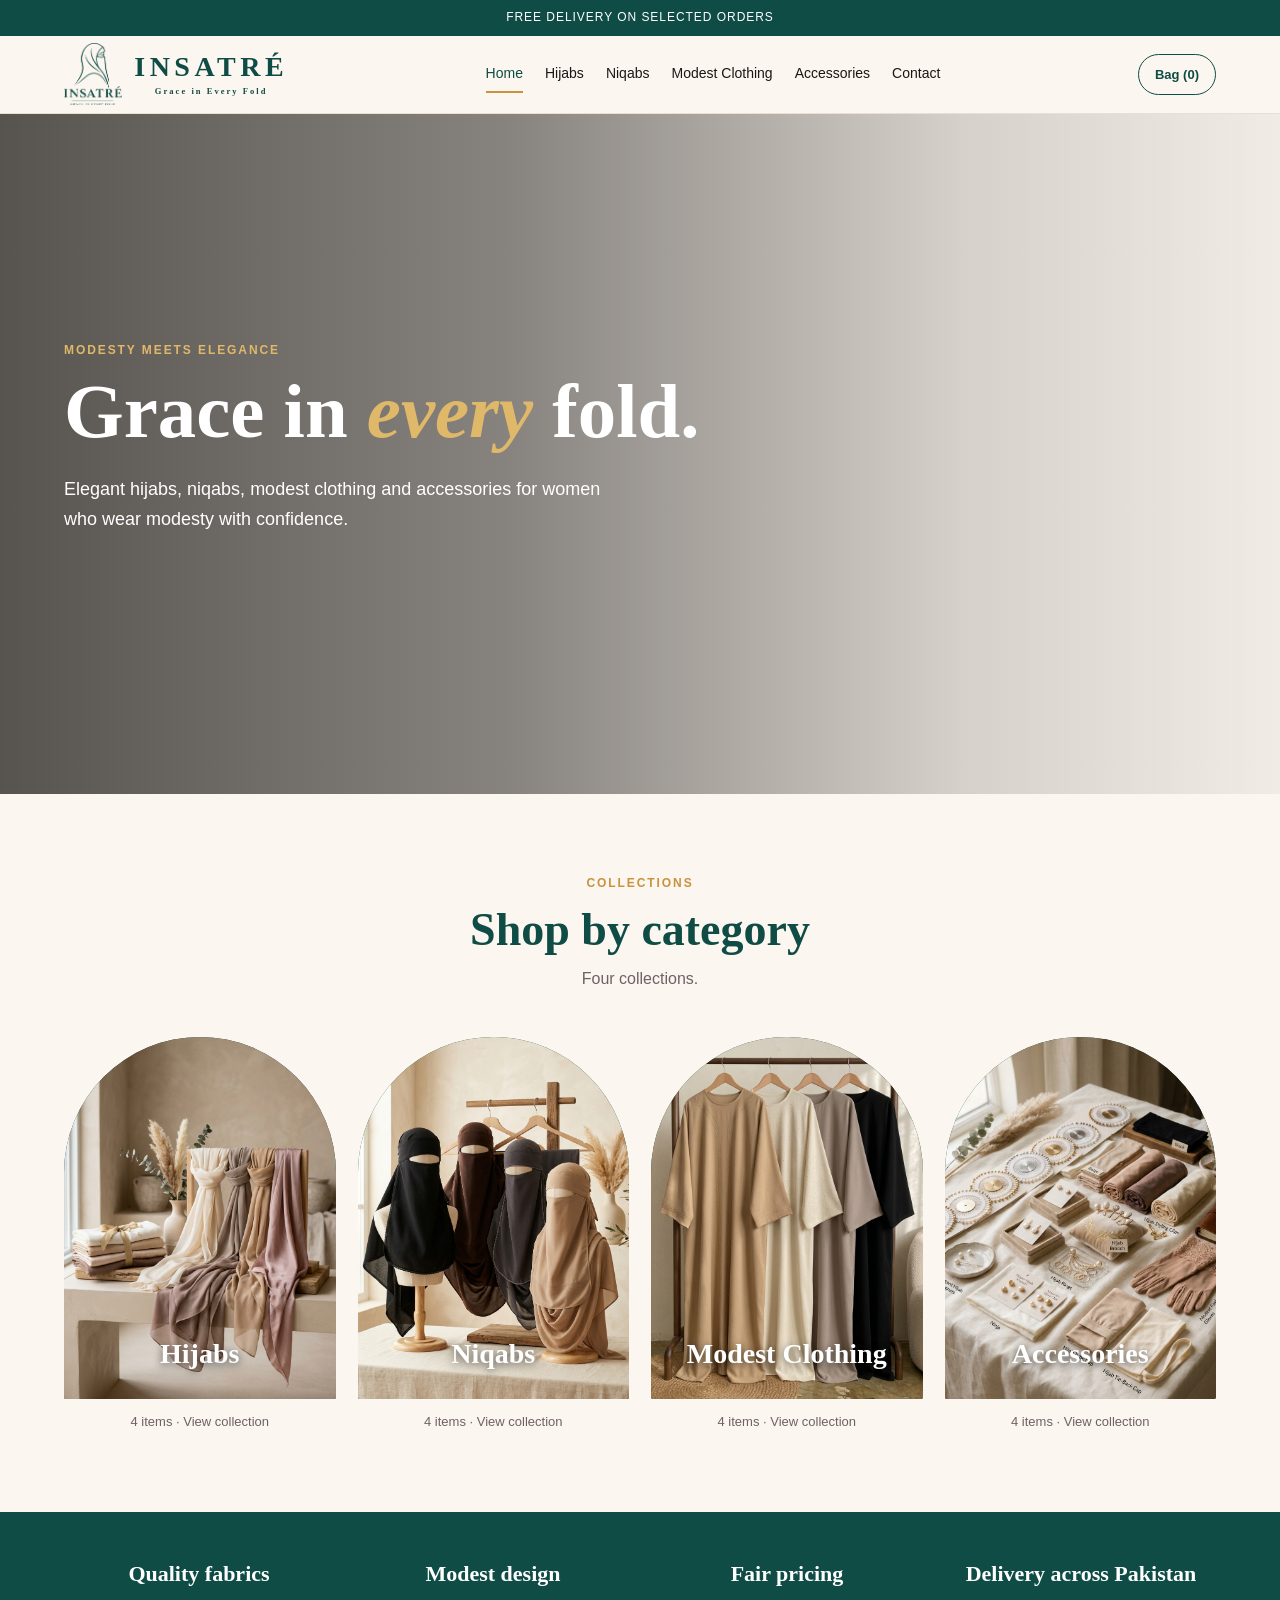
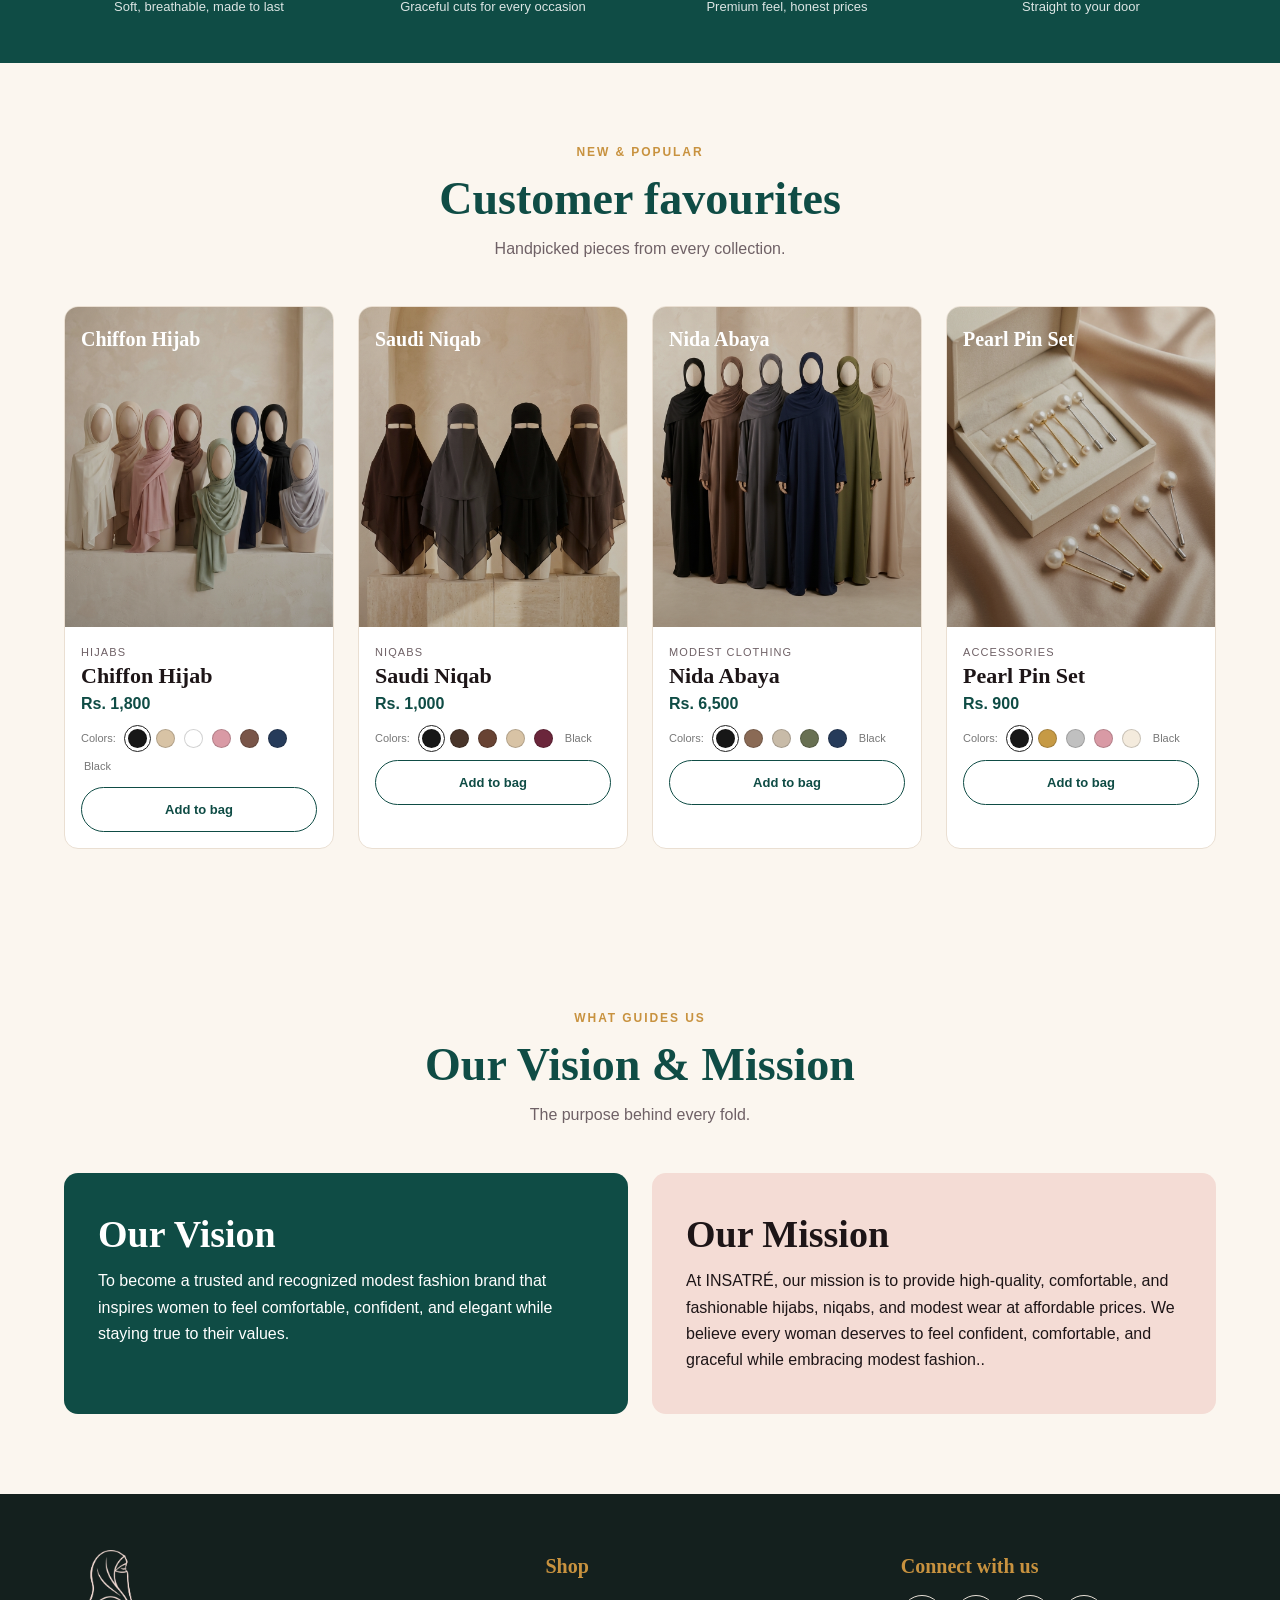
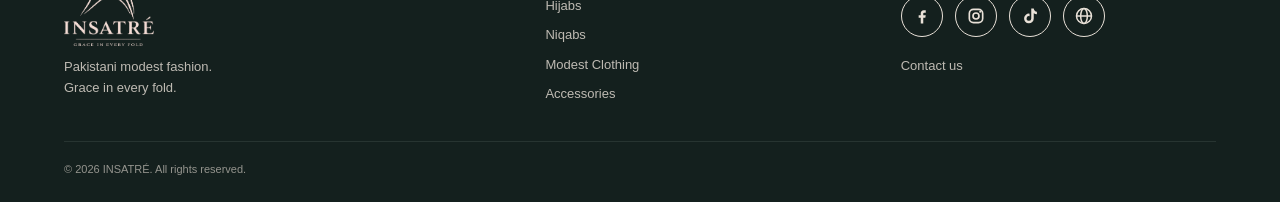
<file: index.html>
<!DOCTYPE html>
<html lang="en">
<head>
<meta charset="UTF-8">
<meta name="viewport" content="width=device-width, initial-scale=1, viewport-fit=cover">

<title>INSATRÉ | Grace in Every Fold</title>

<meta name="description" content="INSATRÉ - Pakistani modest fashion: hijabs, niqabs, modest clothing and accessories.">

<link rel="stylesheet" href="style.css">
</head>

<body>

<main>

<section class="hero">

    <video class="hero-video" autoplay muted loop playsinline>
        <source src="hero video.mp4" type="video/mp4">
    </video>

    <div class="hero-overlay"></div>

    <div class="wrap">
        <div class="hero-content">

            <span class="gold">Modesty meets elegance</span>

            <h1>Grace in <em>every</em> fold.</h1>

            <p class="lead">
                Elegant hijabs, niqabs, modest clothing and accessories for women who wear modesty with confidence.
            </p>

        </div>
    </div>

</section>

<section class="wrap">

    <div class="sec-h">
        <span class="gold">Collections</span>
        <h2>Shop by category</h2>
        <p>Four collections.</p>
    </div>

    <div class="tiles">

        <a class="tile" href="hijabs.html">
            <div class="arch category-image">
                <img src="hc1.jfif" alt="Hijabs">
                <div class="image-label">Hijabs</div>
            </div>
            <small>4 items · View collection</small>
        </a>

        <a class="tile" href="niqabs.html">
            <div class="arch category-image">
                <img src="nc1.jfif" alt="Niqabs">
                <div class="image-label">Niqabs</div>
            </div>
            <small>4 items · View collection</small>
        </a>

        <a class="tile" href="modest-clothing.html">
            <div class="arch category-image">
                <img src="bc1.jfif" alt="Modest Clothing">
                <div class="image-label">Modest Clothing</div>
            </div>
            <small>4 items · View collection</small>
        </a>

        <a class="tile" href="accessories.html">
            <div class="arch category-image">
                <img src="ac1.jfif" alt="Modest Accessories">
                <div class="image-label">Accessories</div>
            </div>
            <small>4 items · View collection</small>
        </a>

    </div>

</section>

<section class="band">

    <div class="wrap">
        <div>
            <b>Quality fabrics</b>
            <span>Soft, breathable, made to last</span>
        </div>

        <div>
            <b>Modest design</b>
            <span>Graceful cuts for every occasion</span>
        </div>

        <div>
            <b>Fair pricing</b>
            <span>Premium feel, honest prices</span>
        </div>

        <div>
            <b>Delivery across Pakistan</b>
            <span>Straight to your door</span>
        </div>
    </div>

</section>

<section class="wrap">

    <div class="sec-h">
        <span class="gold">New &amp; popular</span>
        <h2>Customer favourites</h2>
        <p>Handpicked pieces from every collection.</p>
    </div>

    <div class="pgrid" id="pg" data-featured></div>

</section>

<section class="wrap" id="vision">

    <div class="sec-h">
        <span class="gold">What guides us</span>
        <h2>Our Vision &amp; Mission</h2>
        <p>The purpose behind every fold.</p>
    </div>

    <div class="vm">

        <div class="box">
            <h2>Our Vision</h2>

            <p>
                To become a trusted and recognized modest fashion brand that inspires women to feel comfortable, confident, and elegant while staying true to their values.
            </p>

        </div>

        <div class="box">
            <h2>Our Mission</h2>

            <p>


At INSATRÉ, our mission is to provide high-quality, comfortable, and fashionable hijabs, niqabs, and modest wear at affordable prices. We believe every woman deserves to feel confident, comfortable, and graceful while embracing modest fashion..
            </p>

        </div>

    </div>

</section>

</main>

<script src="script.js"></script>

</body>
</html>
</file>
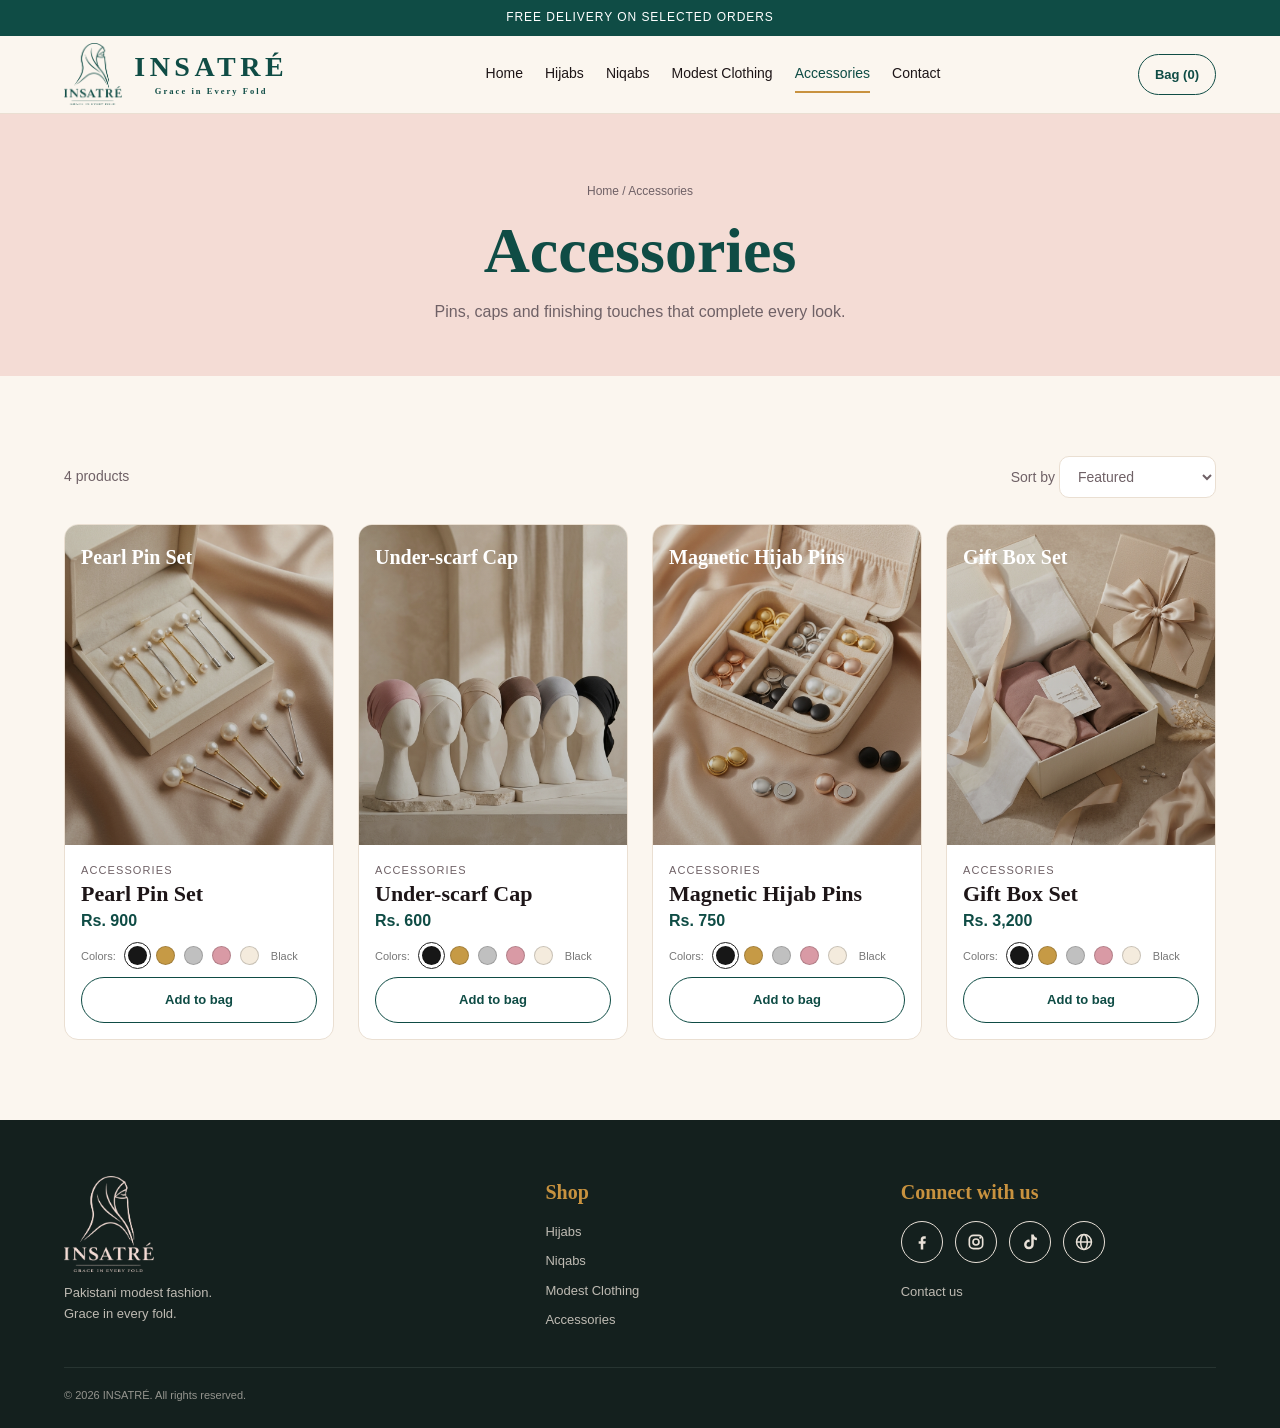
<file: accessories.html>
<!DOCTYPE html>
<html lang="en">
<head>
<meta charset="UTF-8">
<meta name="viewport" content="width=device-width, initial-scale=1, viewport-fit=cover">

<title>Accessories | INSATRÉ</title>

<meta name="description" content="INSATRÉ - Pakistani modest fashion: hijabs, niqabs, modest clothing and accessories.">

<!-- Local stylesheet only -->
<link rel="stylesheet" href="style.css">

</head>

<body>

<main>

    <!-- Page Header -->
    <section class="phead">
        <div class="wrap">

            <p class="crumb">
                <a href="index.html">Home</a> / Accessories
            </p>

            <h1>Accessories</h1>

            <p>
                Pins, caps and finishing touches that complete every look.
            </p>

        </div>
    </section>


    <!-- Products Section -->
    <section class="wrap">

        <div class="tools">

            <span>4 products</span>

            <label>
                Sort by

                <select id="sort">
                    <option value="0">Featured</option>
                    <option value="1">Price: low to high</option>
                    <option value="2">Price: high to low</option>
                </select>

            </label>

        </div>

        <div class="pgrid" id="pg" data-cat="accessories"></div>

    </section>

</main>


<!-- Local JavaScript only -->
<script src="script.js"></script>

</body>
</html>
</file>
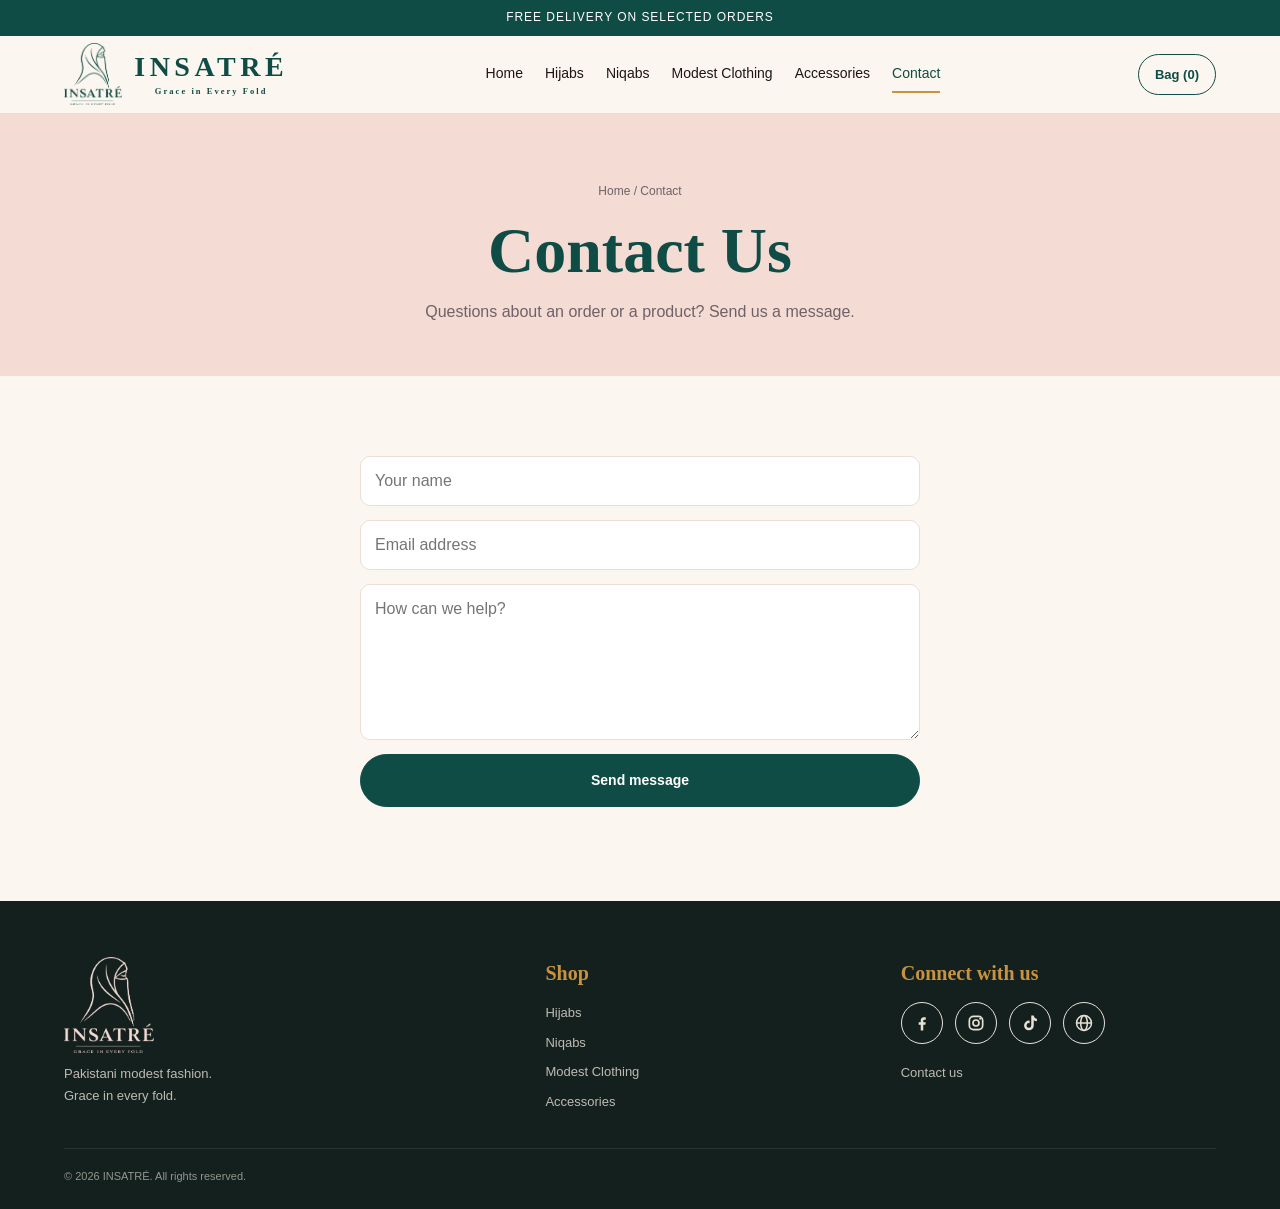
<file: contact.html>
<!DOCTYPE html>
<html lang="en">
<head>
<meta charset="UTF-8">
<meta name="viewport" content="width=device-width, initial-scale=1, viewport-fit=cover">
<title>Contact | INSATRÉ</title>
<meta name="description" content="INSATRÉ - Pakistani modest fashion: hijabs, niqabs, modest clothing and accessories.">
<link rel="preconnect" href="https://fonts.googleapis.com">
<link rel="preconnect" href="https://fonts.gstatic.com" crossorigin>
<link href="https://fonts.googleapis.com/css2?family=DM+Sans:wght@400;500;700&family=Cormorant+Garamond:wght@500;600;700&display=swap" rel="stylesheet">
<link rel="stylesheet" href="style.css">
</head>
<body>
<main>
<section class="phead"><div class="wrap"><p class="crumb"><a href="index.html">Home</a> / Contact</p><h1>Contact Us</h1><p>Questions about an order or a product? Send us a message.</p></div></section>
<section class="wrap"><div class="form"><input id="cn" placeholder="Your name" aria-label="Name"><input id="ce" type="email" placeholder="Email address" aria-label="Email"><textarea id="cm" rows="5" placeholder="How can we help?" aria-label="Message"></textarea><button class="btn" id="send">Send message</button></div><p class="msg" id="cmsg"></p></section>
</main>
<script src="script.js"></script>
</body>
</html>
</file>
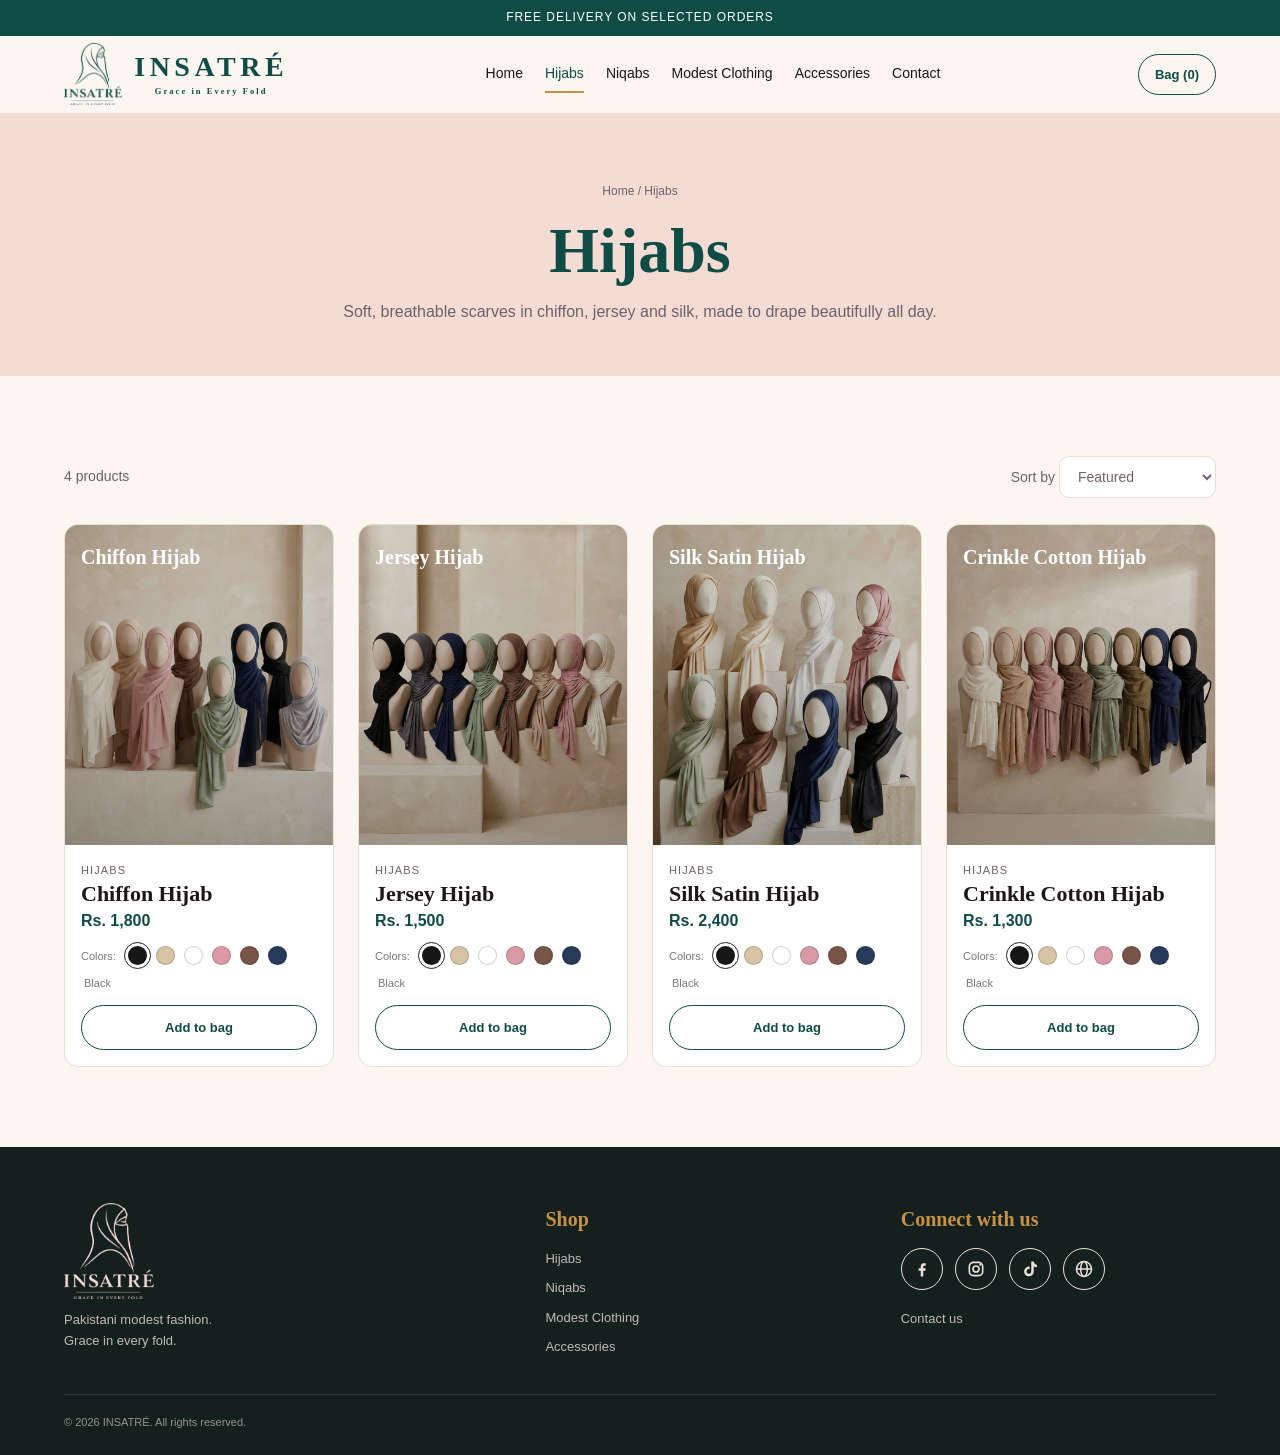
<file: hijabs.html>
<!DOCTYPE html>
<html lang="en">
<head>
<meta charset="UTF-8">
<meta name="viewport" content="width=device-width, initial-scale=1, viewport-fit=cover">

<title>Hijabs | INSATRÉ</title>

<meta name="description" content="INSATRÉ - Pakistani modest fashion: hijabs, niqabs, modest clothing and accessories.">

<!-- Local stylesheet only -->
<link rel="stylesheet" href="style.css">

</head>

<body>

<main>

    <!-- Page Header -->
    <section class="phead">
        <div class="wrap">

            <p class="crumb">
                <a href="index.html">Home</a> / Hijabs
            </p>

            <h1>Hijabs</h1>

            <p>
                Soft, breathable scarves in chiffon, jersey and silk, made to drape beautifully all day.
            </p>

        </div>
    </section>


    <!-- Products Section -->
    <section class="wrap">

        <div class="tools">

            <span>4 products</span>

            <label>
                Sort by

                <select id="sort">
                    <option value="0">Featured</option>
                    <option value="1">Price: low to high</option>
                    <option value="2">Price: high to low</option>
                </select>
            </label>

        </div>

        <div class="pgrid" id="pg" data-cat="hijabs"></div>

    </section>

</main>


<!-- Local JavaScript only -->
<script src="script.js"></script>

</body>
</html>
</file>
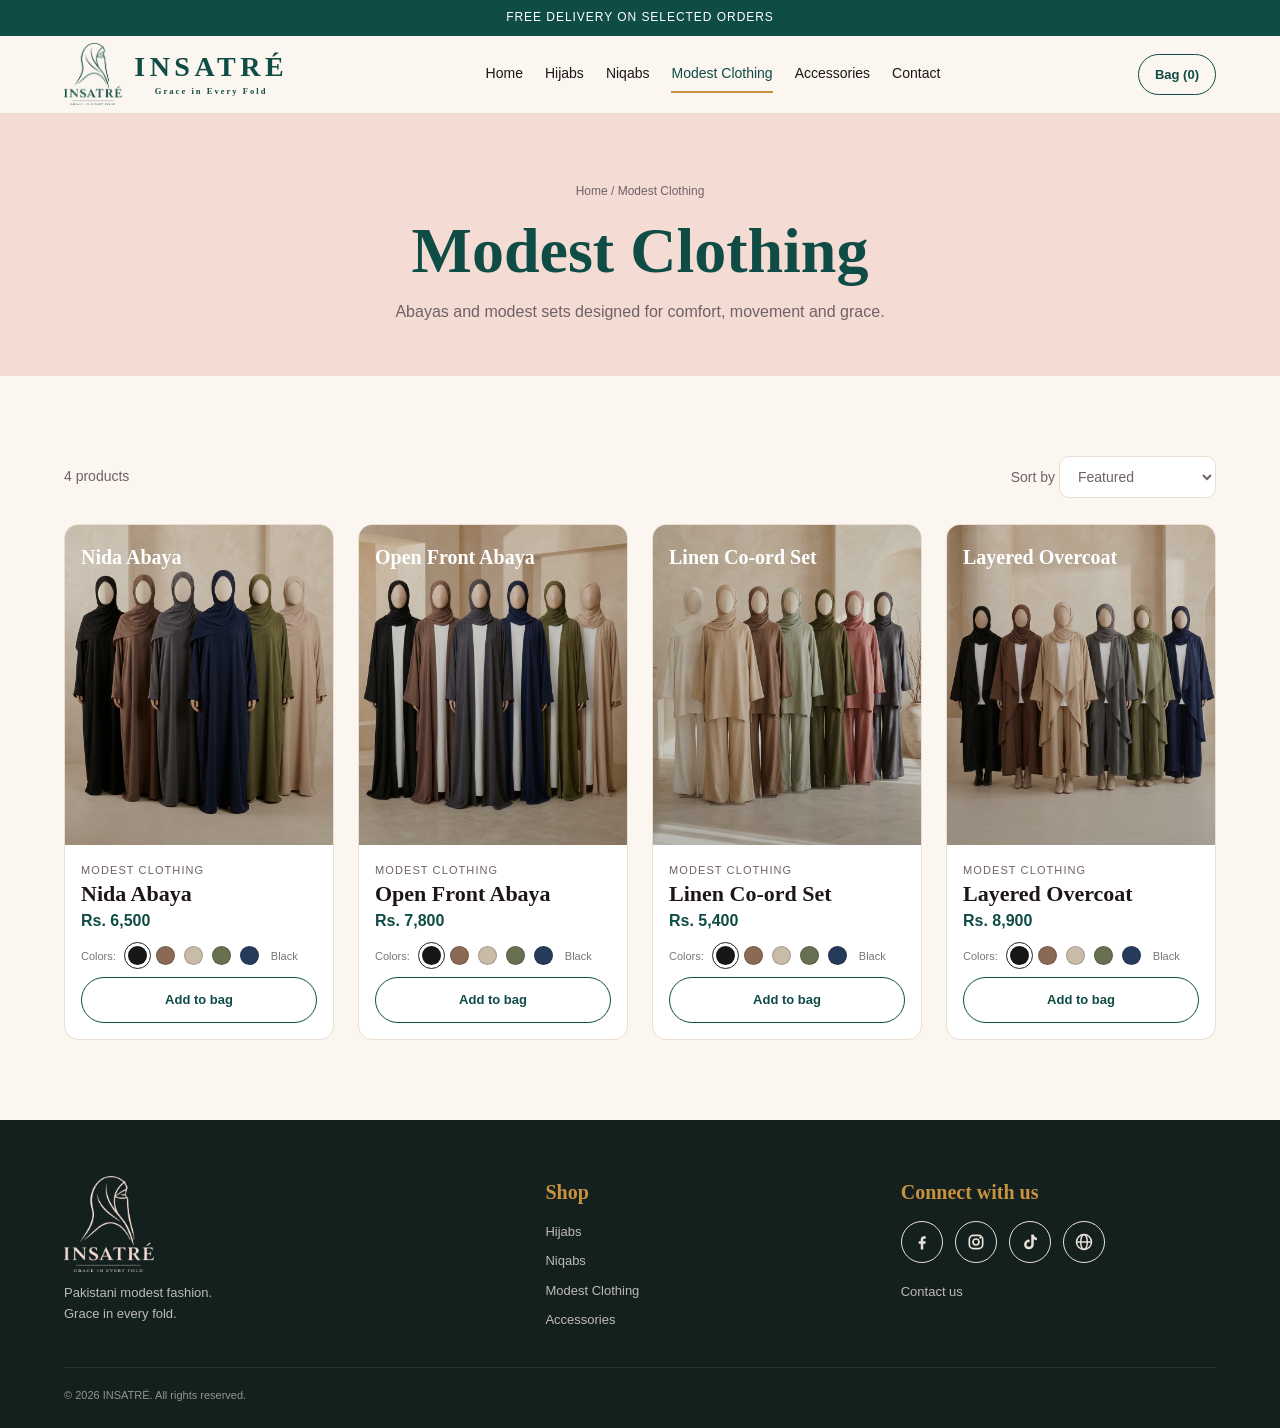
<file: modest-clothing.html>
<!DOCTYPE html>
<html lang="en">
<head>
<meta charset="UTF-8">
<meta name="viewport" content="width=device-width, initial-scale=1, viewport-fit=cover">
<title>Modest Clothing | INSATRÉ</title>
<meta name="description" content="INSATRÉ - Pakistani modest fashion: hijabs, niqabs, modest clothing and accessories.">
<link rel="preconnect" href="https://fonts.googleapis.com">
<link rel="preconnect" href="https://fonts.gstatic.com" crossorigin>
<link href="https://fonts.googleapis.com/css2?family=DM+Sans:wght@400;500;700&family=Cormorant+Garamond:wght@500;600;700&display=swap" rel="stylesheet">
<link rel="stylesheet" href="style.css">
</head>
<body>
<main>
<section class="phead"><div class="wrap"><p class="crumb"><a href="index.html">Home</a> / Modest Clothing</p><h1>Modest Clothing</h1><p>Abayas and modest sets designed for comfort, movement and grace.</p></div></section>
<section class="wrap"><div class="tools"><span>4 products</span><label>Sort by <select id="sort"><option value="0">Featured</option><option value="1">Price: low to high</option><option value="2">Price: high to low</option></select></label></div><div class="pgrid" id="pg" data-cat="modest-clothing"></div></section>
</main>
<script src="script.js"></script>
</body>
</html>
</file>
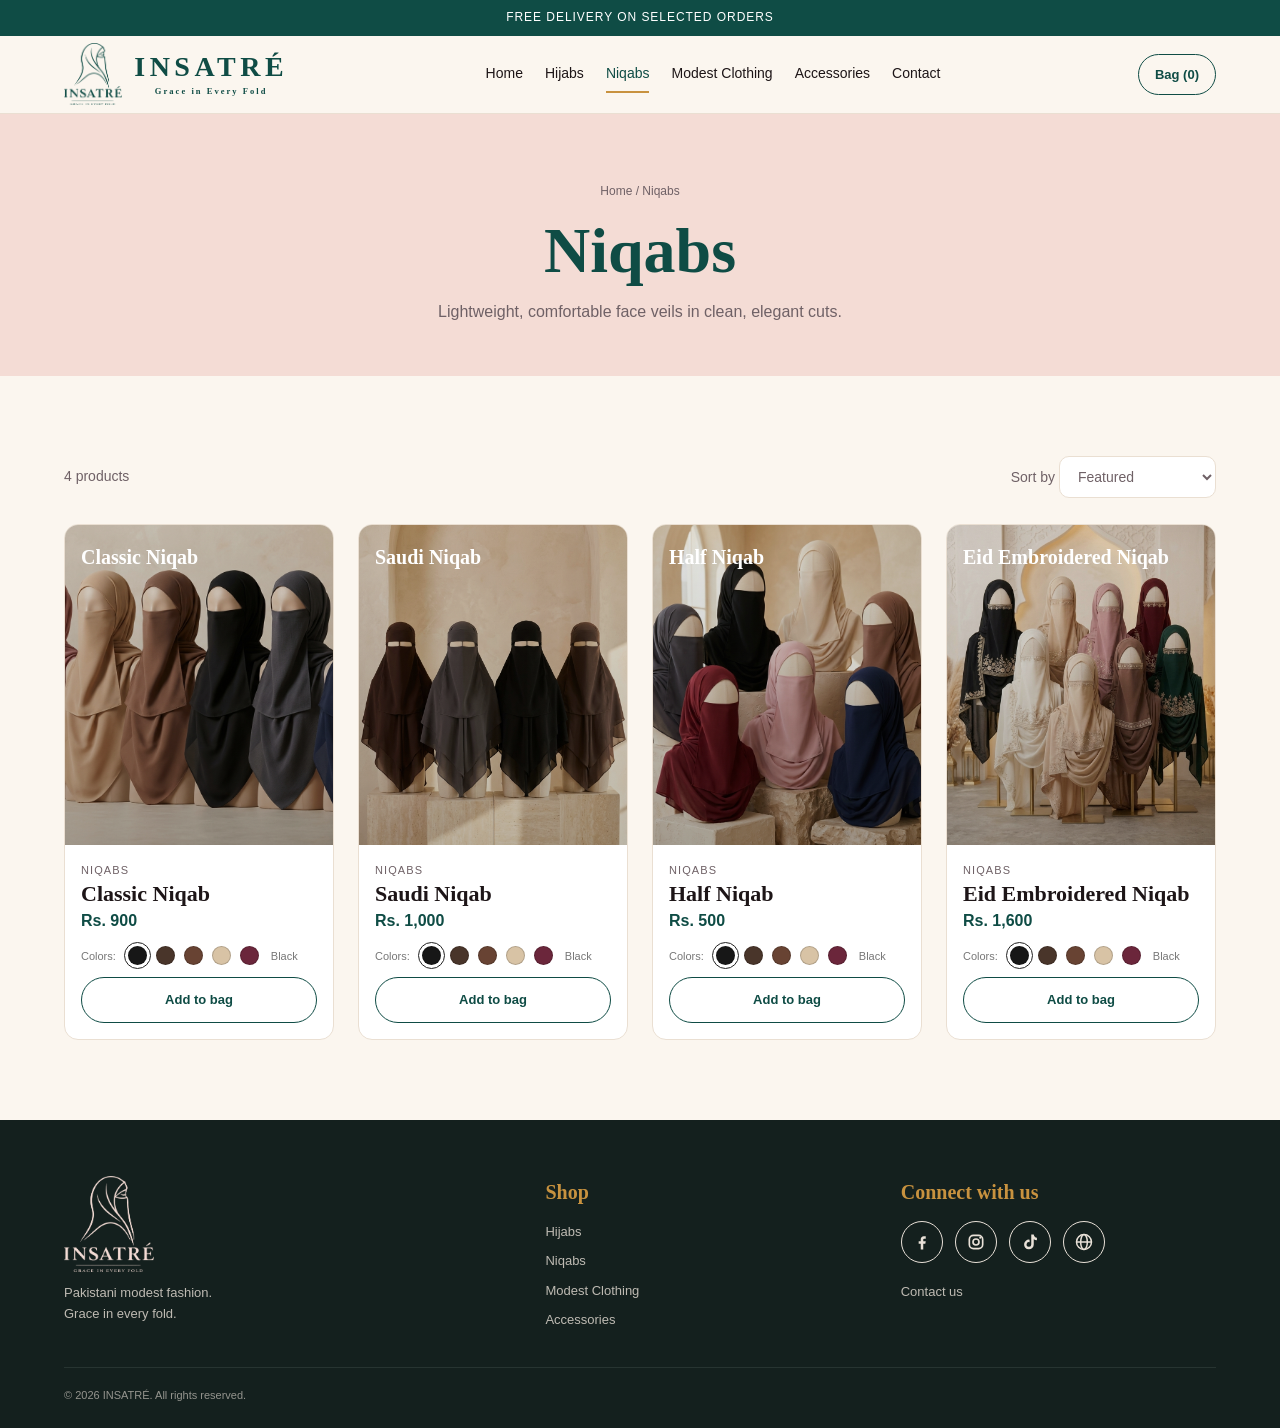
<file: niqabs.html>
<!DOCTYPE html>
<html lang="en">
<head>
<meta charset="UTF-8">
<meta name="viewport" content="width=device-width, initial-scale=1, viewport-fit=cover">

<title>Niqabs | INSATRÉ</title>

<meta name="description" content="INSATRÉ - Pakistani modest fashion: hijabs, niqabs, modest clothing and accessories.">

<!-- Local stylesheet only -->
<link rel="stylesheet" href="style.css">

</head>

<body>

<main>

    <!-- Page Header -->
    <section class="phead">
        <div class="wrap">

            <p class="crumb">
                <a href="index.html">Home</a> / Niqabs
            </p>

            <h1>Niqabs</h1>

            <p>
                Lightweight, comfortable face veils in clean, elegant cuts.
            </p>

        </div>
    </section>


    <!-- Products Section -->
    <section class="wrap">

        <div class="tools">

            <span>4 products</span>

            <label>
                Sort by

                <select id="sort">
                    <option value="0">Featured</option>
                    <option value="1">Price: low to high</option>
                    <option value="2">Price: high to low</option>
                </select>
            </label>

        </div>

        <div class="pgrid" id="pg" data-cat="niqabs"></div>

    </section>

</main>


<script src="script.js"></script>

</body>
</html>
</file>
<file: style.css>
/* ---------- 1. COLOURS & SETTINGS ----------
   Change a colour here and it changes on every page. */
:root{
  --bg:#fbf6ef;        /* page background (warm ivory) */
  --surface:#fff;      /* cards and input boxes */
  --ink:#1d1517;       /* main text colour */
  --muted:#6f6166;     /* softer grey-brown text */
  --pri:#0f4c45;       /* main brand colour (emerald) */
  --pri-d:#0a3732;     /* darker emerald, used on button hover */
  --onpri:#fff;        /* text colour placed on emerald */
  --gold:#c8923f;      /* accent colour (gold) */
  --blush:#f4dcd5;     /* soft pink background sections */
  --line:#eadfd2;      /* thin border lines */
  color-scheme:light;  /* keeps the site in light mode only */

  /* YOUR LOGO: the long text below is the logo image turned into
     text. To change the logo, replace everything between
     "base64," and the closing bracket. */
  --logo:url([data-uri]);

  /* keeps content clear of the phone notch / home bar */
  box-sizing:border-box;
  padding-top:env(safe-area-inset-top,0px);
  padding-bottom:env(safe-area-inset-bottom,0px);
}


/* ---------- 2. RESET & BASE STYLES ---------- */
/* remove the browser's default spacing */
*{margin:0;padding:0;box-sizing:border-box}
/* smooth scrolling when clicking links like "Vision & Mission" */
html{scroll-behavior:smooth;scroll-padding-top:96px}
/* default font, colour and background for the whole site */
body{font-family:Arial,system-ui,sans-serif;background:var(--bg);color:var(--ink);line-height:1.65}
/* headings and product names use the elegant serif font */
h1,h2,h3,.pname{font-family:Georgia,serif;font-weight:600;line-height:1.15}
/* links look like normal text (no underline) */
a{color:inherit;text-decoration:none}
/* buttons and form fields use the site font; buttons show a hand cursor */
button,input,select,textarea{font:inherit;color:inherit}
button{cursor:pointer}
/* gold outline when using the keyboard (accessibility) */
:focus-visible{outline:2px solid var(--gold);outline-offset:2px}


/* ---------- 3. LOGO ----------
   The logo is drawn as a shape and filled with a colour,
   so it can be emerald in the header and blush in the footer. */
.mark{
  display:block;
  aspect-ratio:489/520;                 /* keeps the logo's proportions */
  background:var(--pri);                /* logo colour */
  -webkit-mask:var(--logo) center/contain no-repeat;
  mask:var(--logo) center/contain no-repeat;
}

.btxt{
  display:flex;
  flex-direction:column;
  align-items:center;
  line-height:1;
}

.btag{
  margin-top:5px;
  font-size:8px;
  font-weight:600;
  letter-spacing:.18em;
  color:var(--muted);
  white-space:nowrap;
}

.bname,
.btag {
  font-family: Georgia, serif;
}
/* ---------- 4. TOP BAR, HEADER & MENU ---------- */
.bar{background:var(--pri);color:var(--onpri);text-align:center;padding:8px;font-size:12px;letter-spacing:.08em}
/* header stays at the top while scrolling */
header{position:sticky;top:env(safe-area-inset-top,0px);z-index:50;height:78px;padding:0 5%;display:flex;align-items:center;justify-content:space-between;gap:20px;background:var(--bg);border-bottom:1px solid var(--line)}
/* logo + INSATRÉ name side by side */
.brand{display:flex;align-items:center;gap:12px}
.brand .mark{height:62px}   /* header logo size */
/* INSATRÉ name with the tagline stacked underneath it */
.btxt{display:flex;flex-direction:column;align-items:center;line-height:1}
.bname{font-family:Georgia,serif;font-weight:700;font-size:28px;letter-spacing:.16em;color:var(--pri)}   /* INSATRÉ (same emerald as the logo) */
.btag{margin-top:6px;font-size:8.5px;font-weight:700;letter-spacing:.24em;color:var(--pri);white-space:nowrap}                /* GRACE IN EVERY FOLD */
/* menu links */
.nav{display:flex;gap:22px;font-size:14px;font-weight:500}
.nav a{padding:6px 0;border-bottom:2px solid transparent}
/* hover and current page: emerald text with a gold underline */
.nav a:hover,.nav a.on{color:var(--pri);border-color:var(--gold)}
/* area holding the Bag button */
.hd{display:flex;align-items:center;gap:10px}
.bag{border:1.5px solid var(--pri);background:transparent;color:var(--pri);padding:9px 16px;border-radius:99px;font-size:13px;font-weight:700}
.bag:hover{background:var(--pri);color:var(--onpri)}
/* ☰ menu button: hidden on desktop, shown on phones (see section 14) */
.burger{display:none;border:none;background:none;font-size:26px;color:var(--pri)}


/* ---------- 5. BUTTONS ---------- */
/* main rounded emerald button */
.btn{display:inline-block;padding:14px 28px;border-radius:99px;background:var(--pri);color:var(--onpri);border:1.5px solid var(--pri);font-weight:700;font-size:14px;transition:.2s}
.btn:hover{background:var(--pri-d)}
/* outlined version of the button (used with class "btn alt") */
.btn.alt{background:transparent;color:var(--pri)}
.btn.alt:hover{background:var(--pri);color:var(--onpri)}


/* ---------- 6. SECTION LAYOUT ---------- */
/* every content section: spacing and maximum width */
.wrap{padding:80px 5%;max-width:1300px;margin:0 auto}
/* centred section title block */
.sec-h{text-align:center;max-width:600px;margin:0 auto 44px}
.sec-h h2{font-size:clamp(32px,4vw,46px);color:var(--pri)}
.sec-h p{color:var(--muted);margin-top:10px}
/* small gold uppercase label above titles */
.gold{color:var(--gold);font-weight:700;font-size:12px;letter-spacing:.16em;text-transform:uppercase;margin-bottom:10px;display:block}


/* ---------- 7. HOME PAGE ---------- */
/* Video background hero */

.hero {
    min-height: 680px;
    position: relative;
    overflow: hidden;

    display: flex;
    align-items: center;
}

/* Background video */
.hero-video {
    position: absolute;
    top: 0;
    left: 0;

    width: 100%;
    height: 100%;

    object-fit: cover;
    object-position: center;

    z-index: 0;
}

/* Dark overlay over video */
.hero-overlay {
    position: absolute;
    inset: 0;

    background: linear-gradient(
        90deg,
        rgba(41, 37, 34, 0.78) 0%,
        rgba(41, 37, 34, 0.55) 40%,
        rgba(41, 37, 34, 0.18) 75%,
        rgba(41, 37, 34, 0.05) 100%
    );

    z-index: 1;
}

/* Hero content */
.hero .wrap {
    width: 100%;
    max-width: 1300px;
    margin: 0 auto;

    padding: 100px 5%;

    position: relative;
    z-index: 2;
}

/* Text alignment */
.hero-content {
    max-width: 650px;
}

/* Small gold heading */
.hero .gold {
    color: #e0b86a;
    margin-bottom: 14px;
}

/* Main heading */
.hero h1 {
    font-size: clamp(48px, 6vw, 82px);
    line-height: 0.98;
    color: #ffffff;
    margin: 0 0 24px;
}

/* Gold "every" */
.hero h1 em {
    color: #e0b86a;
    font-style: italic;
}

/* Description */
.hero p.lead {
    color: #ffffff;
    max-width: 560px;
    margin: 0 0 32px;
    line-height: 1.7;
    font-size: 18px;
}

/* Buttons */
.hero .cta {
    display: flex;
    gap: 12px;
    flex-wrap: wrap;
}

/* Mobile */
@media (max-width: 768px) {

    .hero {
        min-height: 600px;
    }

    .hero-video {
        object-position: center;
    }

    .hero .wrap {
        padding: 80px 6%;
    }

    .hero h1 {
        font-size: clamp(45px, 12vw, 65px);
    }

    .hero p.lead {
        font-size: 16px;
    }
}
/* arch shape (rounded top) used for the hero and category tiles */
.arch{border-radius:999px 999px 14px 14px;overflow:hidden;position:relative;background:linear-gradient(170deg,var(--pri),var(--pri-d))}
/* hero arch: gold outline with the logo in the middle */
.hero .arch{aspect-ratio:4/5;max-width:440px;margin-left:auto;width:100%;border:8px solid var(--bg);outline:2px solid var(--gold);display:grid;place-items:center}
.hero .arch .mark{height:62%;background:var(--bg)}           /* logo inside the arch */

/* the four category tiles */
.tiles{display:grid;grid-template-columns:repeat(4,minmax(0,1fr));gap:22px}
.tile .arch{aspect-ratio:3/4;width:100%;display:flex;align-items:flex-end;justify-content:center;padding:22px;color:#fff;font-family:Georgia,serif;font-size:28px;font-weight:600;transition:transform .3s;position:relative;overflow:hidden}
.tile .arch img{position:absolute;inset:0;width:100%;height:100%;object-fit:cover;object-position:center;display:block}
.image-label{position:relative;z-index:2;color:#fff;text-align:center;text-shadow:0 2px 8px rgba(0,0,0,.6)}
.tile:hover .arch{transform:translateY(-6px)}                /* tile lifts on hover */
.tile small{display:block;text-align:center;margin-top:12px;color:var(--muted);font-size:13px}

/* green strip with four promises (quality, design, price, delivery) */
.band{background:var(--pri);color:var(--onpri)}
.band .wrap{display:grid;grid-template-columns:repeat(4,1fr);gap:24px;padding-top:44px;padding-bottom:44px;text-align:center}
.band b{display:block;font-family:Georgia,serif;font-size:22px}
.band span{font-size:13px;opacity:.85}


/* ---------- 8. PRODUCTS ---------- */
/* grid of product cards (4 across on desktop) */
.pgrid{display:grid;grid-template-columns:repeat(4,1fr);gap:24px}
/* a single product card */
.card{background:var(--surface);border:1px solid var(--line);border-radius:14px;overflow:hidden}
/* product picture area (currently a colour panel with the name) */
.pimg{aspect-ratio:4/5;position:relative;display:flex;align-items:flex-end;padding:16px;color:#fff;font-family:Georgia,serif;font-size:20px;font-weight:600}
/* gold "NEW" / "POPULAR" tag */
.badge{position:absolute;top:12px;left:12px;background:var(--gold);color:#1d1517;font:700 10px Arial;padding:5px 10px;border-radius:99px;letter-spacing:.08em}
/* text under the picture */
.pinfo{padding:16px}
.pcat{font-size:11px;color:var(--muted);text-transform:uppercase;letter-spacing:.1em}  /* category label */
.pname{font-size:22px;margin:2px 0}                                                    /* product name */
.price{color:var(--pri);font-weight:700;margin-bottom:12px}                            /* price */
/* "Add to bag" button */
.add{width:100%;padding:11px;border-radius:99px;border:1.5px solid var(--pri);background:transparent;color:var(--pri);font-weight:700;font-size:13px}
.add:hover{background:var(--pri);color:var(--onpri)}


/* ---------- 9. PAGE BANNER (category & contact pages) ---------- */
/* pink title area at the top of each inner page */
.phead{background:var(--blush);text-align:center}
.phead .wrap{padding-top:56px;padding-bottom:50px;max-width:760px}
.phead h1{font-size:clamp(40px,6vw,64px);color:var(--pri)}
.phead p{color:var(--muted);margin-top:12px}
/* "Home / Hijabs" trail */
.crumb{font-size:12px;color:var(--muted);margin-bottom:12px}
.crumb a:hover{color:var(--pri)}
/* row with product count and the sort dropdown */
.tools{display:flex;justify-content:space-between;align-items:center;gap:12px;flex-wrap:wrap;margin-bottom:26px;font-size:14px;color:var(--muted)}
.tools select{width:auto}


/* ---------- 10. VISION & MISSION (home page) ---------- */
/* two boxes side by side: Vision (green) and Mission (pink) */
.vm{display:grid;grid-template-columns:1fr 1fr;gap:24px}
.vm .box{border-radius:14px;padding:40px 34px;background:var(--pri);color:var(--onpri)}
.vm .box:nth-child(2){background:var(--blush);color:var(--ink)}     /* second box is pink */
.vm h2{font-size:38px;margin-bottom:12px}
.vm ul{list-style:none;margin-top:16px}
.vm li{padding:9px 0;border-top:1px solid currentColor;border-color:rgba(127,127,127,.35);font-size:14px}  /* each point with a thin line above */

/* (spare styles for a text + image block and a 4-box values row; not used on the current pages) */
.two{display:grid;grid-template-columns:1fr 1fr;gap:60px;align-items:center}
.two h2{font-size:clamp(32px,4vw,46px);color:var(--pri);margin-bottom:14px}
.two p{color:var(--muted);margin-bottom:14px}
.two .arch{aspect-ratio:4/5;max-width:380px;width:100%;margin:auto}
.vals{display:grid;grid-template-columns:repeat(4,1fr);gap:20px;text-align:center}
.vals div{padding:26px 18px;border:1px solid var(--line);border-radius:14px;background:var(--surface)}
.vals h3{color:var(--pri);font-size:22px}
.vals p{font-size:13px;color:var(--muted);margin-top:6px}


/* ---------- 11. FORMS (contact page) ---------- */
/* all text boxes, dropdowns and message areas */
select,input,textarea{background:var(--surface);border:1px solid var(--line);border-radius:10px;padding:11px 14px;width:100%}
.form{max-width:560px;margin:auto;display:grid;gap:14px}          /* contact form layout */
.msg{text-align:center;margin-top:14px;color:var(--pri);font-weight:500}   /* "Thank you" message */


/* ---------- 12. FOOTER ---------- */
/* dark green footer */
footer{background:#14201e;color:#e9e1d8;padding:56px 5% calc(24px + env(safe-area-inset-bottom,0px))}
.fg{max-width:1300px;margin:auto;display:grid;grid-template-columns:1.4fr 1fr 1fr;gap:40px}   /* 3 footer columns */
footer .mark{height:96px;background:#f4dcd5;margin-bottom:10px}   /* footer logo size and colour */
footer p,footer li{font-size:13px;opacity:.8}
footer ul{list-style:none;display:grid;gap:8px}
footer h4{font-family:Georgia,serif;font-size:20px;margin-bottom:12px;color:var(--gold)}   /* column titles */
footer a:hover{color:var(--gold)}
/* round social media icon buttons */
.socials{display:flex;gap:12px}
.socials a{width:42px;height:42px;border-radius:50%;border:1.5px solid #e9e1d8;display:grid;place-items:center;transition:.2s}
.socials a:hover{background:var(--gold);border-color:var(--gold);color:#14201e}
/* copyright line */
.copy{max-width:1300px;margin:36px auto 0;border-top:1px solid #34423f;padding-top:18px;font-size:11px;opacity:.6}


/* ---------- 13. SHOPPING BAG (slide-in drawer) ---------- */
/* dark overlay behind the drawer; hidden until class "open" is added */
.ov{position:fixed;inset:0;background:rgba(0,0,0,.5);z-index:100;visibility:hidden;opacity:0;transition:.25s}
.ov.open{visibility:visible;opacity:1}
/* the drawer itself, slides in from the right */
.cart{position:absolute;right:0;top:0;height:100%;width:min(420px,100%);background:var(--bg);padding:24px;display:flex;flex-direction:column;transform:translateX(100%);transition:.25s}
.ov.open .cart{transform:none}
/* drawer title row with the × close button */
.ch{display:flex;justify-content:space-between;align-items:center;border-bottom:1px solid var(--line);padding-bottom:14px}
.ch h2{color:var(--pri)}
.ch button{border:none;background:none;font-size:26px}
/* scrollable list of items */
.ci{flex:1;overflow:auto;padding:14px 0}
.empty{text-align:center;color:var(--muted);padding:40px 0;grid-column:1/-1}   /* "bag is empty" / "no products" text */
/* one item in the bag: small colour swatch + details */
.it{display:grid;grid-template-columns:60px 1fr;gap:12px;padding:14px 0;border-bottom:1px solid var(--line)}
.sw{width:60px;height:72px;border-radius:8px;background:linear-gradient(160deg,var(--a),var(--b))}
.it b{font-family:Georgia,serif;font-size:19px;color:var(--pri)}
/* − 1 + buttons and Remove link */
.q{display:flex;align-items:center;gap:8px;margin-top:6px}
.q button{width:26px;height:26px;border:1px solid var(--line);background:var(--surface);border-radius:50%}
.q .rm{width:auto;border:none;background:none;margin-left:auto;font-size:12px;color:var(--pri);border-radius:0}
/* total price row and checkout button */
.ct{display:flex;justify-content:space-between;font-weight:700;color:var(--pri);padding:16px 0}
.cart .btn{width:100%;text-align:center}


/* ---------- 14. TABLETS & PHONES (responsive) ---------- */
/* tablets (under 1020px): menu collapses into the ☰ button, grids become 2 columns */
@media(max-width:1020px){
  .nav{display:none;position:absolute;top:78px;left:0;right:0;flex-direction:column;gap:6px;background:var(--bg);padding:18px 5%;border-bottom:1px solid var(--line)}
  .nav.open{display:flex}          /* menu shown when ☰ is tapped */
  .burger{display:block}
  .tiles,.pgrid,.vals{grid-template-columns:repeat(2,1fr)}
  .band .wrap{grid-template-columns:repeat(2,1fr)}
}
/* phones (under 720px): everything stacks in one column, smaller logo and name */
@media(max-width:720px){
  .wrap{padding:56px 5%}
  .hero .wrap,.two,.vm,.fg{grid-template-columns:1fr}
  .hero .arch{margin:auto;max-width:320px}
  .tiles,.pgrid{gap:14px}
  .tile .arch{font-size:22px;padding:14px}
  .brand .mark{height:50px}
  .bname{font-size:20px;letter-spacing:.1em}
  .btag{font-size:6.5px;letter-spacing:.18em;margin-top:4px}
  .brand{gap:8px}
}
/* small phones: category tiles stay in two columns; products use one column */
@media(max-width:440px){.tiles{grid-template-columns:repeat(2,minmax(0,1fr))}.pgrid,.vals{grid-template-columns:1fr}}
/* respects people who turn off animations in their device settings */
@media(prefers-reduced-motion:reduce){*{transition:none!important;scroll-behavior:auto!important}}

.pimg {
    width: 100%;
    height: 320px;
    min-height: 320px;
    background-size: cover !important;
    background-position: center !important;
    background-repeat: no-repeat !important;
    display: block;
    position: relative;
    overflow: hidden;
}

/* INSATRE Product Colour Selector */

.product-colors {
    display: flex;
    align-items: center;
    flex-wrap: wrap;
    gap: 9px;
    margin-top: 12px;
    margin-bottom: 12px;
}

.color-swatch {
    width: 19px;
    height: 19px;
    min-width: 19px;
    border-radius: 50%;
    border: 1px solid rgba(0, 0, 0, 0.18);
    padding: 0;
    cursor: pointer;
    position: relative;
    transition: all 0.2s ease;
}

.color-swatch:hover {
    transform: scale(1.15);
}

.color-swatch.selected {
    outline: 1px solid #222;
    outline-offset: 3px;
}

.selected-color {
    font-size: 11px;
    color: #777;
    margin-left: 3px;
    font-family: Arial, sans-serif;
}

.color-label {
    font-size: 11px;
    color: #777;
    margin-right: 3px;
}
</file>
